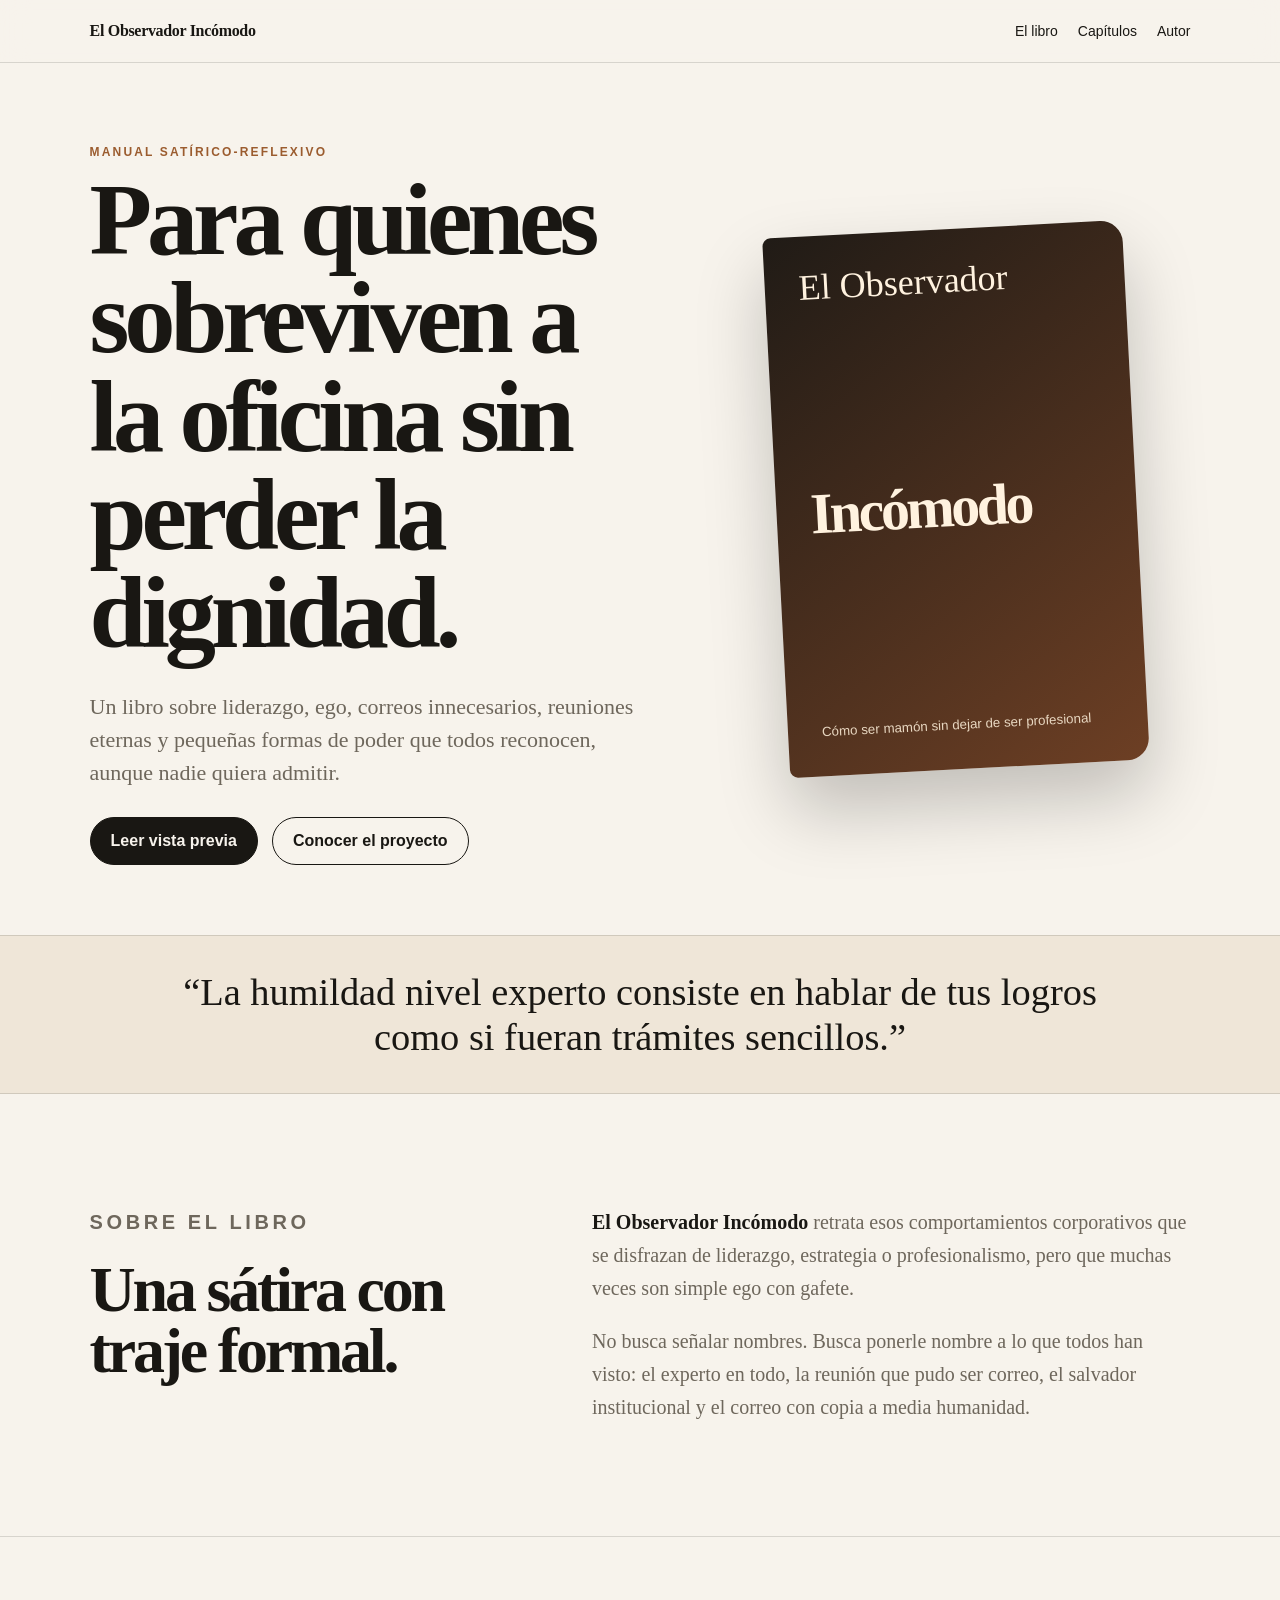
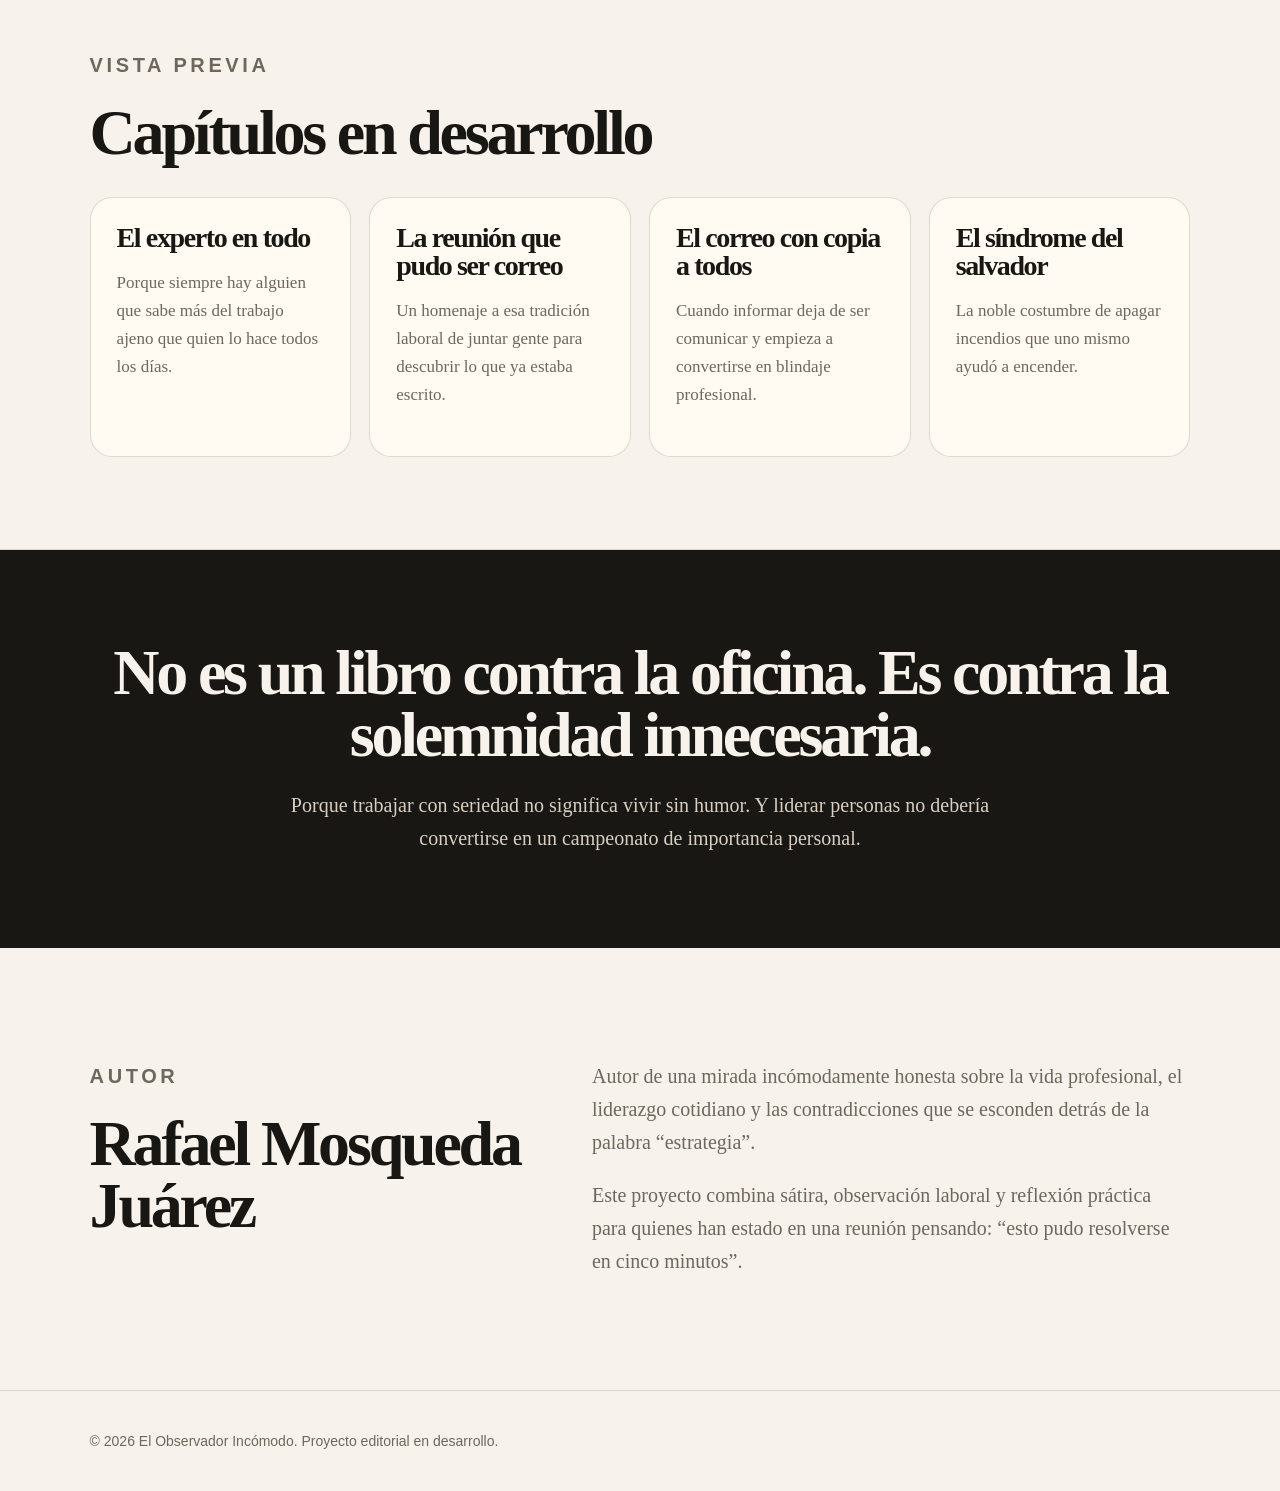
<file: index.html>
<!DOCTYPE html>
<html lang="es">
<head>
  <meta charset="UTF-8" />
  <meta name="viewport" content="width=device-width, initial-scale=1.0" />
  <title>El Observador Incómodo</title>
  <meta name="description" content="Sitio oficial de El Observador Incómodo, un libro satírico-reflexivo sobre liderazgo, oficina y poder cotidiano." />
  <link rel="stylesheet" href="styles.css" />
</head>
<body>
  <header class="site-header">
    <a class="brand" href="#inicio">El Observador Incómodo</a>
    <nav>
      <a href="#libro">El libro</a>
      <a href="#capitulos">Capítulos</a>
      <a href="#autor">Autor</a>
    </nav>
  </header>

  <main id="inicio">
    <section class="hero">
      <div class="hero-copy">
        <p class="eyebrow">Manual satírico-reflexivo</p>
        <h1>Para quienes sobreviven a la oficina sin perder la dignidad.</h1>
        <p class="lead">Un libro sobre liderazgo, ego, correos innecesarios, reuniones eternas y pequeñas formas de poder que todos reconocen, aunque nadie quiera admitir.</p>
        <div class="actions">
          <a class="btn primary" href="#capitulos">Leer vista previa</a>
          <a class="btn secondary" href="#libro">Conocer el proyecto</a>
        </div>
      </div>
      <div class="book-card" aria-label="Portada conceptual del libro">
        <div class="book-cover">
          <span>El Observador</span>
          <strong>Incómodo</strong>
          <small>Cómo ser mamón sin dejar de ser profesional</small>
        </div>
      </div>
    </section>

    <section class="quote-strip">
      <p>“La humildad nivel experto consiste en hablar de tus logros como si fueran trámites sencillos.”</p>
    </section>

    <section id="libro" class="section two-col">
      <div>
        <p class="eyebrow">Sobre el libro</p>
        <h2>Una sátira con traje formal.</h2>
      </div>
      <div>
        <p><strong>El Observador Incómodo</strong> retrata esos comportamientos corporativos que se disfrazan de liderazgo, estrategia o profesionalismo, pero que muchas veces son simple ego con gafete.</p>
        <p>No busca señalar nombres. Busca ponerle nombre a lo que todos han visto: el experto en todo, la reunión que pudo ser correo, el salvador institucional y el correo con copia a media humanidad.</p>
      </div>
    </section>

    <section id="capitulos" class="section">
      <p class="eyebrow">Vista previa</p>
      <h2>Capítulos en desarrollo</h2>
      <div class="cards">
        <article>
          <h3>El experto en todo</h3>
          <p>Porque siempre hay alguien que sabe más del trabajo ajeno que quien lo hace todos los días.</p>
        </article>
        <article>
          <h3>La reunión que pudo ser correo</h3>
          <p>Un homenaje a esa tradición laboral de juntar gente para descubrir lo que ya estaba escrito.</p>
        </article>
        <article>
          <h3>El correo con copia a todos</h3>
          <p>Cuando informar deja de ser comunicar y empieza a convertirse en blindaje profesional.</p>
        </article>
        <article>
          <h3>El síndrome del salvador</h3>
          <p>La noble costumbre de apagar incendios que uno mismo ayudó a encender.</p>
        </article>
      </div>
    </section>

    <section class="section manifesto">
      <h2>No es un libro contra la oficina. Es contra la solemnidad innecesaria.</h2>
      <p>Porque trabajar con seriedad no significa vivir sin humor. Y liderar personas no debería convertirse en un campeonato de importancia personal.</p>
    </section>

    <section id="autor" class="section two-col">
      <div>
        <p class="eyebrow">Autor</p>
        <h2>Rafael Mosqueda Juárez</h2>
      </div>
      <div>
        <p>Autor de una mirada incómodamente honesta sobre la vida profesional, el liderazgo cotidiano y las contradicciones que se esconden detrás de la palabra “estrategia”.</p>
        <p>Este proyecto combina sátira, observación laboral y reflexión práctica para quienes han estado en una reunión pensando: “esto pudo resolverse en cinco minutos”.</p>
      </div>
    </section>
  </main>

  <footer>
    <p>© 2026 El Observador Incómodo. Proyecto editorial en desarrollo.</p>
  </footer>

  <script src="script.js"></script>
</body>
</html>
</file>
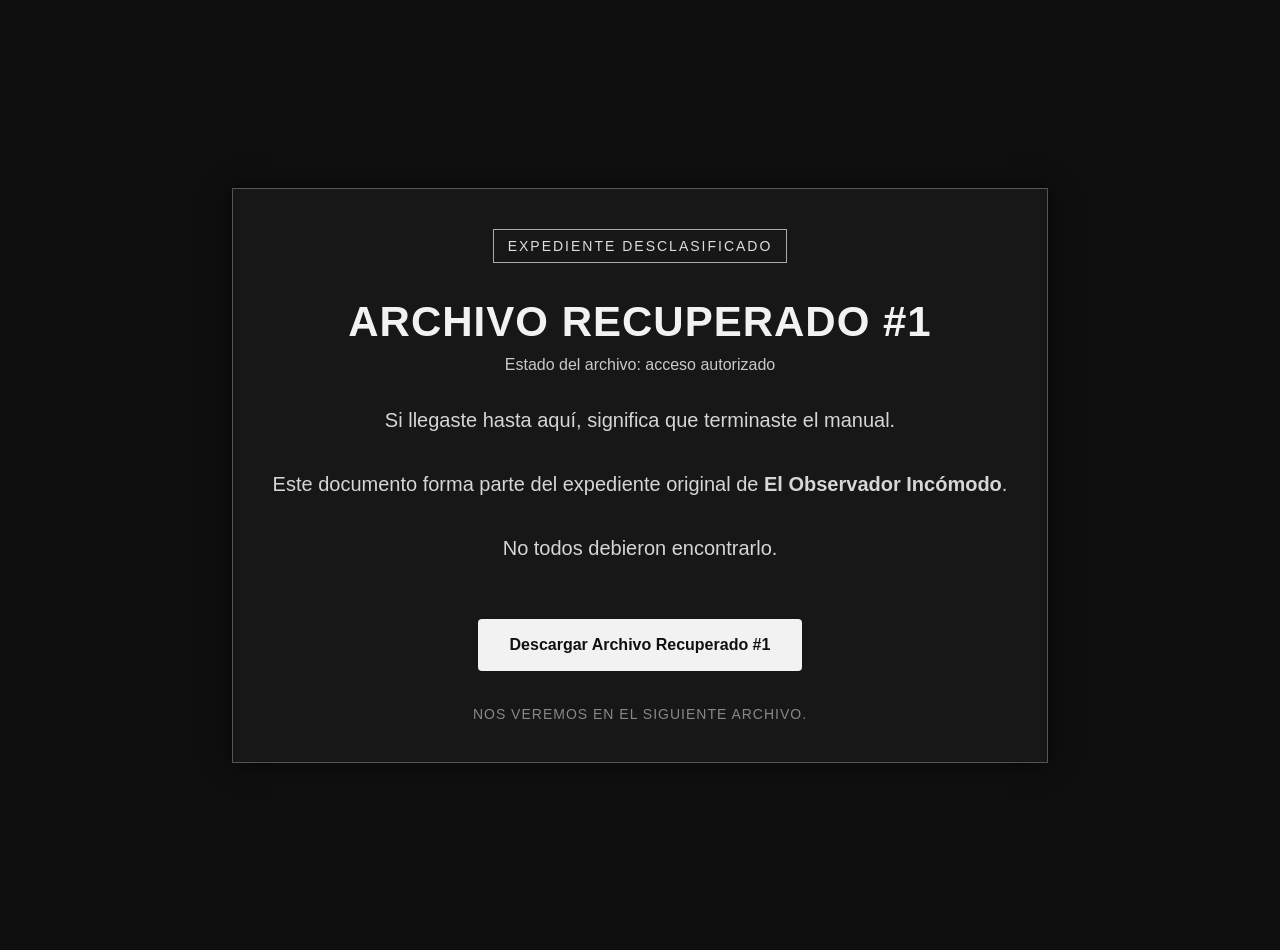
<file: archivo-recuperado-1/index.html>
<!DOCTYPE html>
<html lang="es">
<head>
  <meta charset="UTF-8">
  <meta name="viewport" content="width=device-width, initial-scale=1.0">
  <title>Archivo Recuperado #1</title>

  <style>
    body {
      margin: 0;
      background: #0f0f0f;
      color: #f2f2f2;
      font-family: Arial, Helvetica, sans-serif;
      display: flex;
      align-items: center;
      justify-content: center;
      min-height: 100vh;
      padding: 25px;
    }

    .expediente {
      max-width: 760px;
      border: 1px solid #555;
      padding: 40px;
      background: #171717;
      box-shadow: 0 0 25px rgba(0,0,0,.7);
      text-align: center;
    }

    .etiqueta {
      display: inline-block;
      border: 1px solid #aaa;
      padding: 8px 14px;
      font-size: 14px;
      letter-spacing: 2px;
      margin-bottom: 25px;
      color: #ddd;
    }

    h1 {
      font-size: 42px;
      margin: 10px 0;
      letter-spacing: 1px;
    }

    .estado {
      color: #c9c9c9;
      font-size: 16px;
      margin-bottom: 30px;
    }

    p {
      font-size: 20px;
      line-height: 1.6;
      color: #d6d6d6;
    }

    .boton {
      display: inline-block;
      margin-top: 35px;
      padding: 17px 32px;
      background: #f2f2f2;
      color: #111;
      text-decoration: none;
      font-weight: bold;
      border-radius: 4px;
    }

    .boton:hover {
      background: #cfcfcf;
    }

    .nota {
      margin-top: 35px;
      font-size: 14px;
      color: #888;
      letter-spacing: 1px;
    }
  </style>
</head>

<body>

  <div class="expediente">
    <div class="etiqueta">EXPEDIENTE DESCLASIFICADO</div>

    <h1>ARCHIVO RECUPERADO #1</h1>

    <div class="estado">Estado del archivo: acceso autorizado</div>

    <p>
      Si llegaste hasta aquí, significa que terminaste el manual.
      <br><br>
      Este documento forma parte del expediente original de
      <strong>El Observador Incómodo</strong>.
      <br><br>
      No todos debieron encontrarlo.
    </p>

    <a class="boton" href="../Archivo_Recuperado_01.pdf">
      Descargar Archivo Recuperado #1
    </a>

    <div class="nota">
      NOS VEREMOS EN EL SIGUIENTE ARCHIVO.
    </div>
  </div>

</body>
</html>
</file>
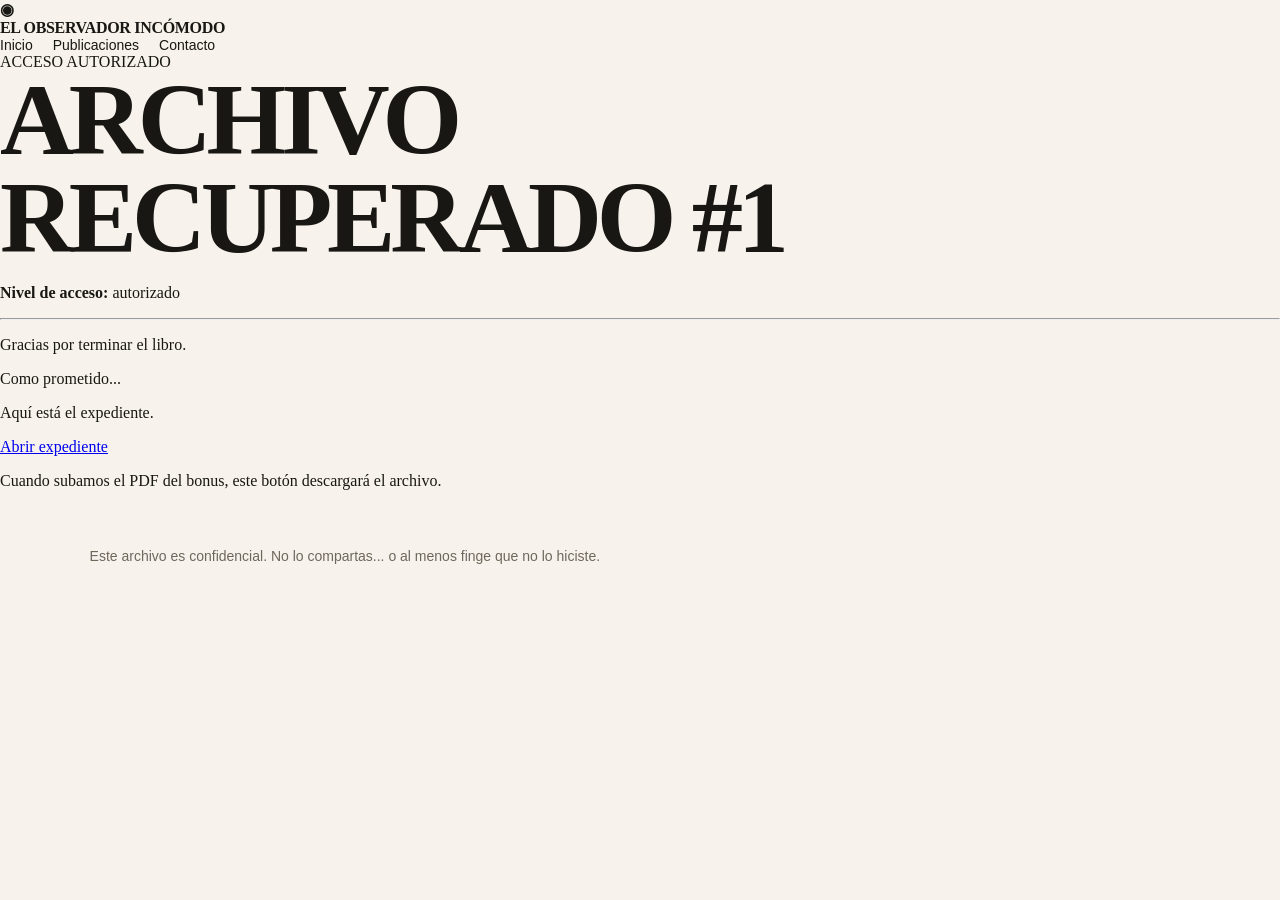
<file: bonus.html>
<!DOCTYPE html>
<html lang="es">
<head>
  <meta charset="UTF-8" />
  <meta name="viewport" content="width=device-width, initial-scale=1.0" />
  <title>Archivo Recuperado #1 | El Observador Incómodo</title>
  <meta name="description" content="Archivo Recuperado #1 de El Observador Incómodo." />
  <link rel="stylesheet" href="styles.css" />
</head>
<body>
  <header class="topbar">
    <div class="brand">
      <div class="eye">◉</div>
      <div>
        <strong>EL OBSERVADOR</strong>
        <strong>INCÓMODO</strong>
      </div>
    </div>
    <nav>
      <a href="index.html">Inicio</a>
      <a href="index.html#publicaciones">Publicaciones</a>
      <a href="index.html#contacto">Contacto</a>
    </nav>
  </header>

  <main>
    <section class="bonus-page">
      <div class="paper-card access-card">
        <span class="stamp-red">ACCESO AUTORIZADO</span>
        <h1>ARCHIVO RECUPERADO #1</h1>
        <p><strong>Nivel de acceso:</strong> autorizado</p>
        <hr>
        <p>Gracias por terminar el libro.</p>
        <p>Como prometido...</p>
        <p>Aquí está el expediente.</p>
        <a class="button" href="#" target="_blank" rel="noopener">Abrir expediente</a>
        <p class="note">Cuando subamos el PDF del bonus, este botón descargará el archivo.</p>
      </div>
    </section>
  </main>

  <footer>
    <p>Este archivo es confidencial. No lo compartas... o al menos finge que no lo hiciste.</p>
  </footer>
</body>
</html>
</file>
<file: styles.css>
:root {
  --bg: #f7f3ec;
  --ink: #191713;
  --muted: #6e675c;
  --accent: #9b5c2f;
  --card: #fffaf2;
  --line: rgba(25, 23, 19, .14);
}

* { box-sizing: border-box; }
html { scroll-behavior: smooth; }
body {
  margin: 0;
  font-family: Georgia, 'Times New Roman', serif;
  background: var(--bg);
  color: var(--ink);
}

.site-header {
  position: sticky;
  top: 0;
  z-index: 10;
  display: flex;
  justify-content: space-between;
  align-items: center;
  gap: 24px;
  padding: 22px 7vw;
  background: rgba(247, 243, 236, .86);
  backdrop-filter: blur(14px);
  border-bottom: 1px solid var(--line);
}

.brand, nav a { color: var(--ink); text-decoration: none; }
.brand { font-weight: 800; letter-spacing: -.02em; }
nav { display: flex; gap: 20px; font-family: Arial, sans-serif; font-size: 14px; }
nav a:hover { color: var(--accent); }

.hero {
  min-height: 82vh;
  display: grid;
  grid-template-columns: 1.1fr .9fr;
  align-items: center;
  gap: 60px;
  padding: 70px 7vw;
}

title { display: none; }
.eyebrow {
  font-family: Arial, sans-serif;
  text-transform: uppercase;
  letter-spacing: .18em;
  color: var(--accent);
  font-size: 12px;
  font-weight: 800;
}

h1, h2, h3 { margin: 0; line-height: .96; letter-spacing: -.05em; }
h1 { font-size: clamp(48px, 8vw, 104px); max-width: 900px; }
h2 { font-size: clamp(34px, 5vw, 68px); }
h3 { font-size: 28px; line-height: 1; }

.lead {
  max-width: 680px;
  margin: 28px 0;
  font-size: 22px;
  line-height: 1.5;
  color: var(--muted);
}

.actions { display: flex; flex-wrap: wrap; gap: 14px; }
.btn {
  display: inline-block;
  padding: 14px 20px;
  border-radius: 999px;
  text-decoration: none;
  font-family: Arial, sans-serif;
  font-weight: 700;
  border: 1px solid var(--ink);
}
.primary { background: var(--ink); color: var(--bg); }
.secondary { color: var(--ink); }

.book-card { display: flex; justify-content: center; }
.book-cover {
  width: min(360px, 82vw);
  aspect-ratio: 2 / 3;
  padding: 34px;
  background: linear-gradient(145deg, #201b16, #6d3f24);
  color: #fff2df;
  border-radius: 8px 22px 22px 8px;
  box-shadow: 0 34px 70px rgba(0,0,0,.22);
  display: flex;
  flex-direction: column;
  justify-content: space-between;
  transform: rotate(-3deg);
}
.book-cover span { font-size: 36px; line-height: .95; }
.book-cover strong { font-size: 58px; line-height: .86; letter-spacing: -.06em; }
.book-cover small { font-family: Arial, sans-serif; line-height: 1.4; color: #e8d7c1; }

.quote-strip {
  border-block: 1px solid var(--line);
  padding: 34px 7vw;
  background: #efe6d8;
}
.quote-strip p { margin: 0 auto; max-width: 950px; text-align: center; font-size: clamp(24px, 3vw, 42px); line-height: 1.15; }

.section { padding: 92px 7vw; border-bottom: 1px solid var(--line); }
.two-col { display: grid; grid-template-columns: .85fr 1.15fr; gap: 60px; }
.section p { font-size: 20px; line-height: 1.65; color: var(--muted); }
.section strong { color: var(--ink); }

.cards { display: grid; grid-template-columns: repeat(4, 1fr); gap: 18px; margin-top: 34px; }
.cards article {
  background: var(--card);
  border: 1px solid var(--line);
  border-radius: 22px;
  padding: 26px;
  min-height: 260px;
}
.cards p { font-size: 17px; }

.manifesto {
  background: var(--ink);
  color: var(--bg);
  text-align: center;
}
.manifesto p { color: #d8cfc2; max-width: 780px; margin: 24px auto 0; }

footer { padding: 28px 7vw; color: var(--muted); font-family: Arial, sans-serif; font-size: 14px; }

@media (max-width: 900px) {
  .hero, .two-col { grid-template-columns: 1fr; }
  .cards { grid-template-columns: 1fr; }
  nav { display: none; }
  .hero { padding-top: 46px; }
}
</file>
